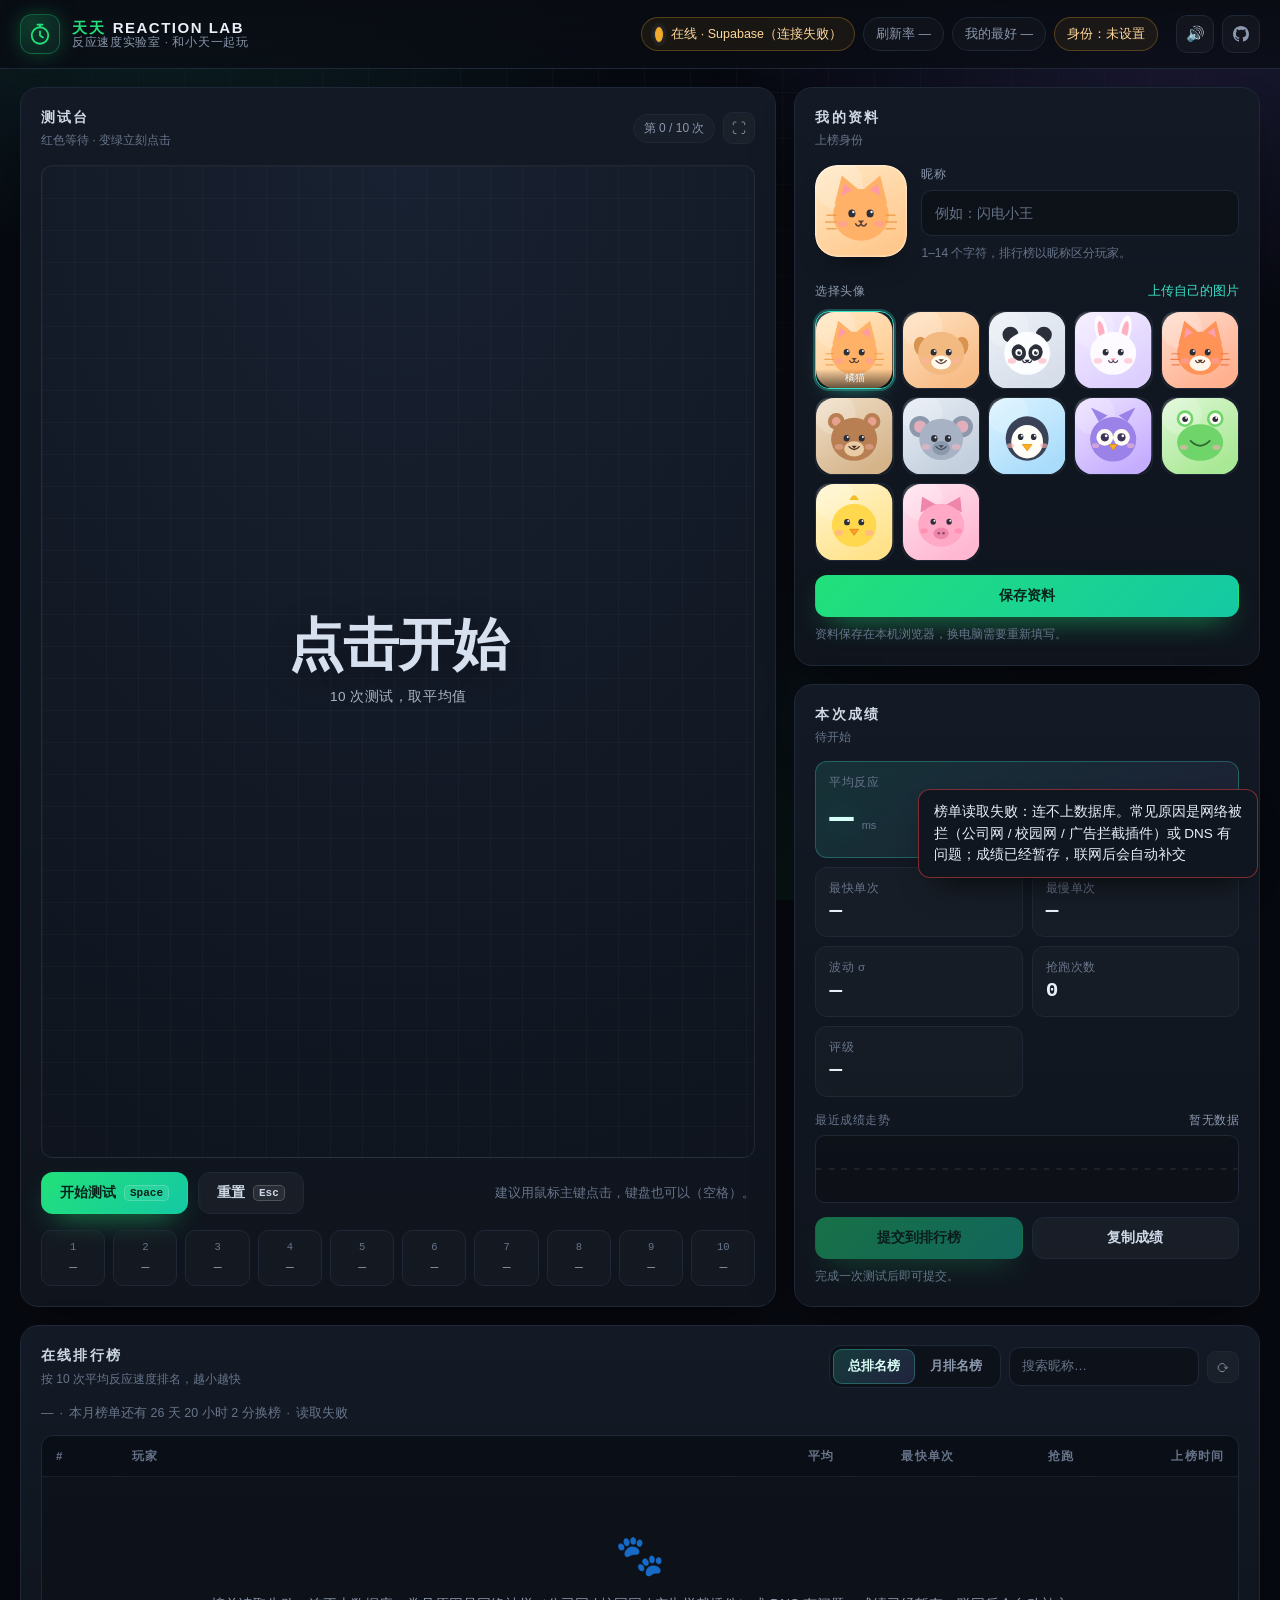
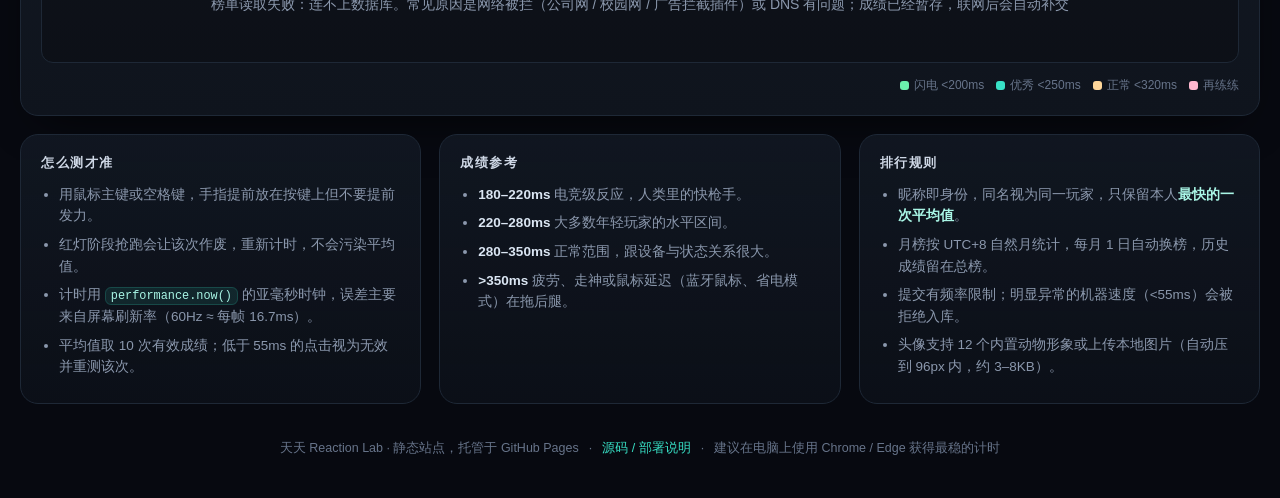
<file: index.html>
<!doctype html>
<html lang="zh-CN">
<head>
<meta charset="utf-8" />
<meta name="viewport" content="width=device-width, initial-scale=1" />
<title>天天 Reaction Lab · 反应速度测试与在线排行榜</title>
<meta name="description" content="屏幕变绿立刻点击，10 次取平均，毫秒计。总排行榜与月排行榜、自定义昵称与可爱动物头像，纯电脑端体验。" />
<meta name="color-scheme" content="dark" />
<meta name="theme-color" content="#080a0f" />
<meta property="og:type" content="website" />
<meta property="og:title" content="天天 Reaction Lab · 反应速度测试" />
<meta property="og:description" content="10 次点击取平均的毫秒级反应速度测试，附带总榜 / 月榜在线排行榜。" />
<link rel="icon" href="assets/favicon.svg" />
<link rel="stylesheet" href="assets/css/style.css" />
</head>
<body>
<div class="bg" aria-hidden="true"></div>

<header class="topbar">
  <div class="brand">
    <span class="brand-mark" aria-hidden="true">
      <svg viewBox="0 0 32 32" fill="none">
        <circle cx="16" cy="18" r="11" stroke="currentColor" stroke-width="2.4"/>
        <path d="M16 12.5V18l4 2.6" stroke="currentColor" stroke-width="2.4" stroke-linecap="round"/>
        <path d="M12.6 3.6h6.8" stroke="currentColor" stroke-width="2.4" stroke-linecap="round"/>
        <path d="M16 3.6v3" stroke="currentColor" stroke-width="2.4" stroke-linecap="round"/>
      </svg>
    </span>
    <span class="brand-text">
      <strong><i>天天</i> REACTION LAB</strong>
      <em>反应速度实验室 · 和小天一起玩</em>
    </span>
  </div>

  <div class="top-stats">
    <span class="chip" id="chipBackend" title="排行榜数据来源"><i class="dot"></i><span id="chipBackendText">载入中…</span></span>
    <span class="chip" id="chipRefresh" title="显示器刷新率决定计时颗粒度，越高的屏幕越精细">刷新率 —</span>
    <span class="chip" id="chipBest" title="自己最快的一次平均成绩">我的最好 —</span>
    <span class="chip" id="chipIdentity" title="排行榜中的身份由昵称决定，同名视为同一位玩家">身份：未设置</span>
  </div>

  <div class="top-actions">
    <button class="icon-btn" id="btnSound" type="button" title="提示音开关" aria-pressed="true">🔊</button>
    <a class="icon-btn" id="linkRepo" href="https://github.com/ArsTian7/reflex-lab" target="_blank" rel="noopener" title="GitHub 仓库">
      <svg viewBox="0 0 16 16" width="16" height="16" fill="currentColor" aria-hidden="true">
        <path d="M8 0C3.58 0 0 3.58 0 8c0 3.54 2.29 6.53 5.47 7.59.4.07.55-.17.55-.38 0-.19-.01-.82-.01-1.49-2.01.37-2.53-.49-2.69-.94-.09-.23-.48-.94-.82-1.13-.28-.15-.68-.52-.01-.53.63-.01 1.08.58 1.23.82.72 1.21 1.87.87 2.33.66.07-.52.28-.87.51-1.07-1.78-.2-3.64-.89-3.64-3.95 0-.87.31-1.59.82-2.15-.08-.2-.36-1.02.08-2.12 0 0 .67-.21 2.2.82a7.4 7.4 0 0 1 2-.27c.68 0 1.36.09 2 .27 1.53-1.04 2.2-.82 2.2-.82.44 1.1.16 1.92.08 2.12.51.56.82 1.27.82 2.15 0 3.07-1.87 3.75-3.65 3.95.29.25.54.73.54 1.48 0 1.07-.01 1.93-.01 2.2 0 .21.15.46.55.38A7.99 7.99 0 0 0 16 8c0-4.42-3.58-8-8-8Z"/>
      </svg>
    </a>
  </div>
</header>

<div class="banner" id="offlineBanner" hidden>
  <strong>排行榜处于「本地模式」</strong>
  <span>现在只有你自己的浏览器能看到成绩。填入 Supabase 或自建接口（30 秒改 2 行配置）即可变成全员共享的在线榜单。</span>
  <a href="https://github.com/ArsTian7/reflex-lab#3-开启在线排行榜" target="_blank" rel="noopener">查看开启方法 →</a>
</div>

<main class="layout">

  <!-- ============ 测试台 ============ -->
  <section class="panel panel-stage">
    <div class="panel-head">
      <h2>测试台<span class="sub">红色等待 · 变绿立刻点击</span></h2>
      <div class="head-tools">
        <span class="chip chip-sm" id="chipTrial">第 0 / 10 次</span>
        <button class="icon-btn icon-btn-sm" id="btnFullscreen" type="button" title="全屏测试台（Esc 退出）">⛶</button>
      </div>
    </div>

    <div class="stage" id="stage" tabindex="0" role="button" aria-live="polite" aria-label="反应测试区域，点击开始">
      <div class="stage-grid" aria-hidden="true"></div>
      <div class="stage-content">
        <div class="stage-hint" id="stageHint">点击开始</div>
        <div class="stage-sub" id="stageSub">10 次测试，取平均值</div>
      </div>
      <div class="stage-ripple" id="stageRipple" aria-hidden="true"></div>
      <div class="stage-tag" id="stageTag" hidden></div>
    </div>

    <div class="stage-actions">
      <button class="btn btn-primary" id="btnStart" type="button">开始测试 <kbd>Space</kbd></button>
      <button class="btn btn-ghost" id="btnReset" type="button">重置 <kbd>Esc</kbd></button>
      <span class="hint-inline" id="stageTip">建议用鼠标主键点击，键盘也可以（空格）。</span>
    </div>

    <ul class="trial-dots" id="trialDots" aria-label="单次成绩"></ul>
  </section>

  <!-- ============ 侧栏 ============ -->
  <aside class="side">
    <section class="panel">
      <div class="panel-head"><h2>我的资料<span class="sub">上榜身份</span></h2></div>

      <div class="profile-row">
        <div class="avatar-preview" id="avatarPreview" aria-hidden="true"></div>
        <div class="profile-fields">
          <label class="field">
            <span>昵称</span>
            <input id="nameInput" type="text" maxlength="14" placeholder="例如：闪电小王" autocomplete="off" spellcheck="false" />
          </label>
          <div class="field-note" id="nameNote">1–14 个字符，排行榜以昵称区分玩家。</div>
        </div>
      </div>

      <div class="avatar-head">
        <span>选择头像</span>
        <button class="link-btn" id="btnUpload" type="button">上传自己的图片</button>
      </div>
      <div class="avatar-grid" id="avatarGrid"></div>
      <input id="fileInput" type="file" accept="image/png,image/jpeg,image/webp,image/gif" hidden />

      <button class="btn btn-wide btn-primary" id="btnSaveProfile" type="button">保存资料</button>
      <div class="field-note" id="profileState">资料保存在本机浏览器，换电脑需要重新填写。</div>
    </section>

    <section class="panel">
      <div class="panel-head"><h2>本次成绩<span class="sub" id="runLabel">待开始</span></h2></div>
      <div class="stat-grid">
        <div class="stat stat-hero">
          <span class="stat-k">平均反应</span>
          <strong class="stat-v" id="statAvg">—</strong>
          <span class="stat-u">ms</span>
        </div>
        <div class="stat">
          <span class="stat-k">最快单次</span>
          <strong class="stat-v" id="statBest">—</strong>
        </div>
        <div class="stat">
          <span class="stat-k">最慢单次</span>
          <strong class="stat-v" id="statWorst">—</strong>
        </div>
        <div class="stat">
          <span class="stat-k">波动 σ</span>
          <strong class="stat-v" id="statSd">—</strong>
        </div>
        <div class="stat">
          <span class="stat-k">抢跑次数</span>
          <strong class="stat-v" id="statEarly">0</strong>
        </div>
        <div class="stat">
          <span class="stat-k">评级</span>
          <strong class="stat-v stat-grade" id="statGrade">—</strong>
        </div>
      </div>

      <div class="spark">
        <div class="spark-head"><span>最近成绩走势</span><em id="sparkMeta">暂无数据</em></div>
        <svg class="spark-svg" id="sparkline" viewBox="0 0 300 64" preserveAspectRatio="none" aria-hidden="true"></svg>
      </div>

      <div class="submit-row">
        <button class="btn btn-primary" id="btnSubmit" type="button" disabled>提交到排行榜</button>
        <button class="btn btn-ghost" id="btnShare" type="button">复制成绩</button>
      </div>
      <div class="field-note" id="submitState">完成一次测试后即可提交。</div>
    </section>
  </aside>

  <!-- ============ 排行榜 ============ -->
  <section class="panel panel-board">
    <div class="panel-head">
      <h2>在线排行榜<span class="sub" id="boardSub">按 10 次平均反应速度排名，越小越快</span></h2>
      <div class="head-tools">
        <div class="tabs" role="tablist">
          <button class="tab is-active" id="tabAll" role="tab" aria-selected="true" type="button">总排名榜</button>
          <button class="tab" id="tabMonth" role="tab" aria-selected="false" type="button">月排名榜</button>
        </div>
        <input class="search" id="boardSearch" type="search" placeholder="搜索昵称…" autocomplete="off" />
        <button class="icon-btn icon-btn-sm" id="btnRefresh" type="button" title="刷新榜单">⟳</button>
      </div>
    </div>

    <div class="board-meta">
      <span id="boardCount">—</span>
      <span class="sep">·</span>
      <span id="monthCountdown">—</span>
      <span class="sep">·</span>
      <span id="boardUpdated">—</span>
    </div>

    <div class="podium" id="podium" hidden></div>

    <div class="table-wrap">
      <table class="board">
        <thead>
          <tr>
            <th class="c-rank">#</th>
            <th class="c-player">玩家</th>
            <th class="c-num">平均</th>
            <th class="c-num">最快单次</th>
            <th class="c-num">抢跑</th>
            <th class="c-time">上榜时间</th>
          </tr>
        </thead>
        <tbody id="boardBody"></tbody>
      </table>
      <div class="empty" id="boardEmpty" hidden>
        <div class="empty-emoji">🐾</div>
        <p>榜单还空着，来当第一个上榜的人吧。</p>
      </div>
    </div>

    <div class="board-foot">
      <div class="my-ranks" id="myRanks"></div>
      <div class="legend">
        <span><i class="lg lg-great"></i>闪电 &lt;200ms</span>
        <span><i class="lg lg-good"></i>优秀 &lt;250ms</span>
        <span><i class="lg lg-mid"></i>正常 &lt;320ms</span>
        <span><i class="lg lg-slow"></i>再练练</span>
      </div>
    </div>
  </section>

  <!-- ============ 说明 ============ -->
  <section class="notes">
    <article class="note">
      <h3>怎么测才准</h3>
      <ul>
        <li>用鼠标主键或空格键，手指提前放在按键上但不要提前发力。</li>
        <li>红灯阶段抢跑会让该次作废，重新计时，不会污染平均值。</li>
        <li>计时用 <code>performance.now()</code> 的亚毫秒时钟，误差主要来自屏幕刷新率（60Hz ≈ 每帧 16.7ms）。</li>
        <li>平均值取 10 次有效成绩；低于 55ms 的点击视为无效并重测该次。</li>
      </ul>
    </article>
    <article class="note">
      <h3>成绩参考</h3>
      <ul>
        <li><b>180–220ms</b> 电竞级反应，人类里的快枪手。</li>
        <li><b>220–280ms</b> 大多数年轻玩家的水平区间。</li>
        <li><b>280–350ms</b> 正常范围，跟设备与状态关系很大。</li>
        <li><b>&gt;350ms</b> 疲劳、走神或鼠标延迟（蓝牙鼠标、省电模式）在拖后腿。</li>
      </ul>
    </article>
    <article class="note">
      <h3>排行规则</h3>
      <ul>
        <li>昵称即身份，同名视为同一玩家，只保留本人<strong>最快的一次平均值</strong>。</li>
        <li>月榜按 UTC+8 自然月统计，每月 1 日自动换榜，历史成绩留在总榜。</li>
        <li>提交有频率限制；明显异常的机器速度（&lt;55ms）会被拒绝入库。</li>
        <li>头像支持 12 个内置动物形象或上传本地图片（自动压到 96px 内，约 3–8KB）。</li>
      </ul>
    </article>
  </section>
</main>

<footer class="footer">
  <span>天天 Reaction Lab · 静态站点，托管于 GitHub Pages</span>
  <span class="sep">·</span>
  <a href="https://github.com/ArsTian7/reflex-lab" target="_blank" rel="noopener">源码 / 部署说明</a>
  <span class="sep">·</span>
  <span>建议在电脑上使用 Chrome / Edge 获得最稳的计时</span>
</footer>

<div class="mobile-block" id="mobileBlock">
  <div class="mb-card">
    <div class="mb-emoji">🖥️</div>
    <h3>请在电脑上打开</h3>
    <p>反应速度测试依赖鼠标与键盘的精确输入，这个页面只面向桌面端设计。请用电脑浏览器访问本页。</p>
    <button class="btn btn-ghost" id="btnIgnoreMobile" type="button">仍要继续</button>
  </div>
</div>

<div class="toasts" id="toasts" aria-live="polite"></div>

<script src="assets/js/config.js"></script>
<script src="assets/js/avatars.js"></script>
<script src="assets/js/store.js"></script>
<script src="assets/js/test.js"></script>
<script src="assets/js/leaderboard.js"></script>
<script src="assets/js/ui.js"></script>
<script src="assets/js/app.js"></script>
</body>
</html>
</file>
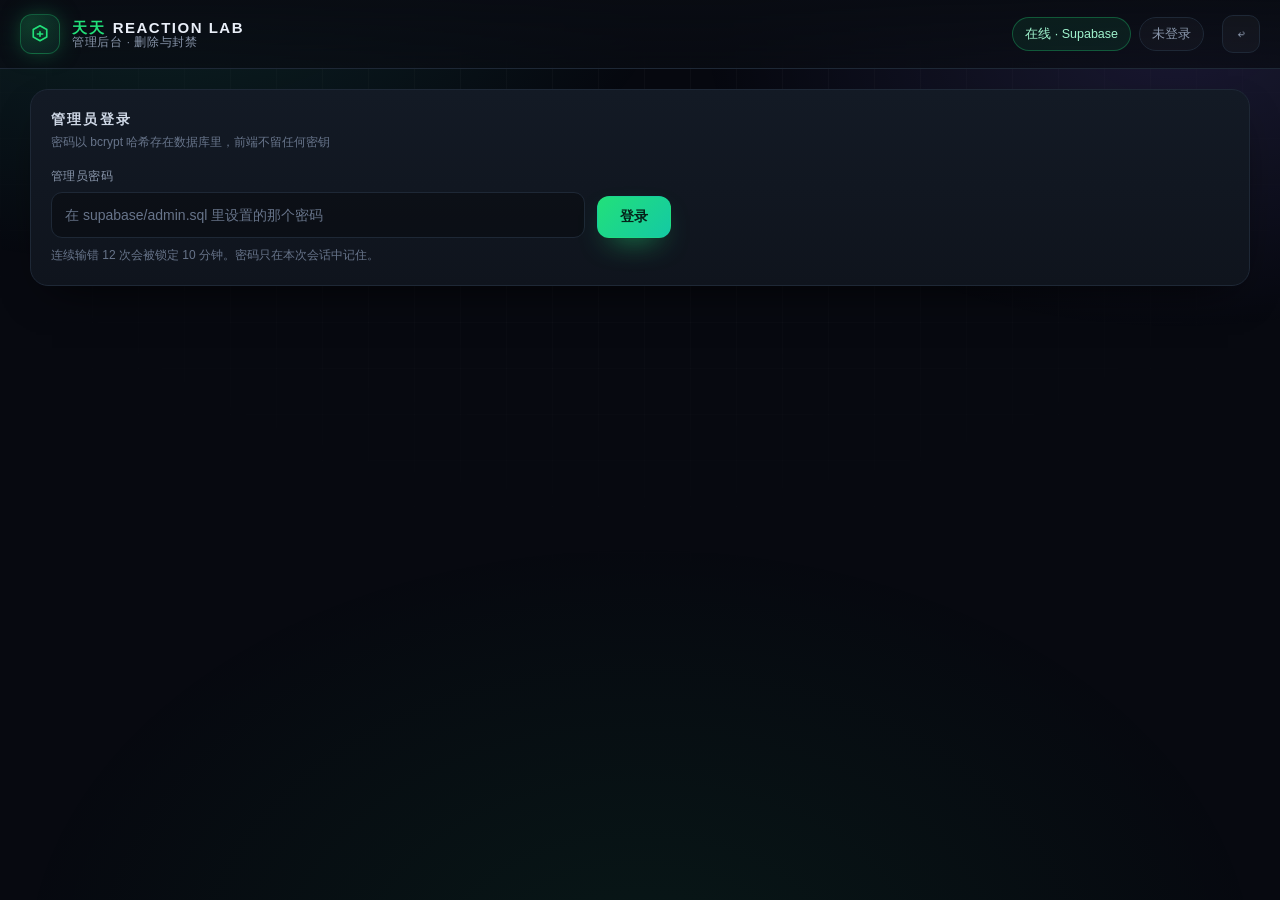
<file: admin.html>
<!doctype html>
<html lang="zh-CN">
<head>
<meta charset="utf-8" />
<meta name="viewport" content="width=device-width, initial-scale=1" />
<title>管理后台 · 天天 Reaction Lab</title>
<meta name="robots" content="noindex,nofollow" />
<meta name="color-scheme" content="dark" />
<link rel="icon" href="assets/favicon.svg" />
<link rel="stylesheet" href="assets/css/style.css" />
<link rel="stylesheet" href="assets/css/admin.css" />
</head>
<body>
<div class="bg" aria-hidden="true"></div>

<header class="topbar">
  <div class="brand">
    <span class="brand-mark" aria-hidden="true">
      <svg viewBox="0 0 32 32" fill="none">
        <path d="M16 5l9 5v10l-9 5-9-5V10l9-5z" stroke="currentColor" stroke-width="2.2" stroke-linejoin="round"/>
        <path d="M16 13v6M12.5 16h7" stroke="currentColor" stroke-width="2.2" stroke-linecap="round"/>
      </svg>
    </span>
    <span class="brand-text">
      <strong><i>天天</i> REACTION LAB</strong>
      <em>管理后台 · 删除与封禁</em>
    </span>
  </div>
  <div class="top-stats">
    <span class="chip" id="chipBackend">载入中…</span>
    <span class="chip" id="chipWho">未登录</span>
  </div>
  <div class="top-actions">
    <a class="icon-btn" href="index.html" title="返回站点">↩</a>
  </div>
</header>

<main class="admin-wrap">

  <section class="panel" id="loginPanel">
    <div class="panel-head">
      <h2>管理员登录<span class="sub">密码以 bcrypt 哈希存在数据库里，前端不留任何密钥</span></h2>
    </div>
    <div class="login-row">
      <label class="field">
        <span>管理员密码</span>
        <input id="pwd" type="password" autocomplete="current-password" placeholder="在 supabase/admin.sql 里设置的那个密码" />
      </label>
      <button class="btn btn-primary" id="btnLogin" type="button">登录</button>
    </div>
    <div class="field-note" id="loginNote">连续输错 12 次会被锁定 10 分钟。密码只在本次会话中记住。</div>
  </section>

  <div id="console" hidden>

    <section class="panel">
      <div class="panel-head">
        <h2>成绩管理<span class="sub" id="statLine">—</span></h2>
        <div class="head-tools">
          <input class="search" id="search" type="search" placeholder="搜索昵称 / 设备指纹…" autocomplete="off" />
          <button class="btn btn-ghost" id="btnReload" type="button">刷新</button>
          <button class="btn btn-ghost" id="btnLogout" type="button">退出</button>
        </div>
      </div>

      <div class="legend-bar">
        <span>封禁后该昵称与设备都无法再提交成绩；删除只影响已入库的成绩。</span>
      </div>

      <div class="table-wrap admin-table-wrap">
        <table class="board admin-table">
          <thead>
            <tr>
              <th class="c-id">ID</th>
              <th>玩家</th>
              <th class="c-num">平均</th>
              <th class="c-num">最快</th>
              <th class="c-num">抢跑</th>
              <th class="c-month">月份</th>
              <th class="c-dev">设备指纹</th>
              <th class="c-time">提交时间</th>
              <th class="c-act">操作</th>
            </tr>
          </thead>
          <tbody id="rows"></tbody>
        </table>
        <div class="empty" id="empty" hidden>
          <div class="empty-emoji">🗂️</div>
          <p>还没有任何成绩。</p>
        </div>
      </div>
    </section>

    <section class="panel">
      <div class="panel-head">
        <h2>黑名单<span class="sub">被封禁的昵称或设备无法再提交成绩</span></h2>
      </div>
      <div class="table-wrap admin-table-wrap">
        <table class="board admin-table">
          <thead>
            <tr>
              <th class="c-id">ID</th>
              <th>昵称</th>
              <th class="c-dev">设备指纹</th>
              <th>原因</th>
              <th class="c-time">时间</th>
              <th class="c-act">操作</th>
            </tr>
          </thead>
          <tbody id="bans"></tbody>
        </table>
        <div class="empty" id="banEmpty" hidden>
          <div class="empty-emoji">🕊️</div>
          <p>黑名单是空的。</p>
        </div>
      </div>
    </section>

    <section class="panel">
      <div class="panel-head">
        <h2>修改密码<span class="sub">改完立即生效，下次登录用新密码</span></h2>
      </div>
      <div class="pw-grid">
        <label class="field"><span>当前密码</span><input id="pwOld" type="password" autocomplete="current-password" /></label>
        <label class="field"><span>新密码（至少 6 位）</span><input id="pwNew" type="password" autocomplete="new-password" /></label>
        <label class="field"><span>确认新密码</span><input id="pwNew2" type="password" autocomplete="new-password" /></label>
      </div>
      <button class="btn btn-primary" id="btnChangePwd" type="button">修改密码</button>
      <div class="field-note" id="pwNote"></div>
    </section>
  </div>
</main>

<div class="toasts" id="toasts" aria-live="polite"></div>

<script src="assets/js/config.js"></script>
<script src="assets/js/avatars.js"></script>
<script src="assets/js/admin.js"></script>
</body>
</html>
</file>
<file: assets/css/style.css>
/* =====================================================================
 *  Reaction Lab · 样式
 *  暗色霓虹仪表盘风格，桌面优先（≥900px 体验最佳）
 * ===================================================================== */

:root {
  --bg: #070910;
  --bg-2: #0b0f17;
  --panel: #0f141d;
  --panel-2: #131a25;
  --line: #1e2836;
  --line-soft: rgba(255, 255, 255, .06);
  --text: #e9eef7;
  --dim: #8b98ad;
  --dim-2: #67748a;

  --green: #22e07a;
  --green-deep: #0fae6a;
  --red: #ef4444;
  --red-deep: #c81f2a;
  --amber: #f0a92a;
  --cyan: #38e1c6;
  --violet: #8b7bff;
  --pink: #ff7ba5;

  --radius: 18px;
  --radius-sm: 12px;
  --shadow: 0 18px 44px -22px rgba(0, 0, 0, .9);
  --mono: 'JetBrains Mono', 'SFMono-Regular', 'Cascadia Mono', Consolas, 'Liberation Mono', monospace;
  --sans: 'Inter', -apple-system, BlinkMacSystemFont, 'Segoe UI', 'PingFang SC', 'Hiragino Sans GB',
    'Microsoft YaHei', 'Noto Sans SC', sans-serif;
}

* { box-sizing: border-box; }

/* hidden 属性必须真的隐藏：否则 .banner / .podium 这类带 display 的元素会无视它 */
[hidden] { display: none !important; }

html, body { height: 100%; }

body {
  margin: 0;
  background: var(--bg);
  color: var(--text);
  font-family: var(--sans);
  font-size: 15px;
  line-height: 1.6;
  -webkit-font-smoothing: antialiased;
  overflow-x: hidden;
}

body.is-fs { overflow: hidden; }

/* 背景光晕 + 网格 */
.bg {
  position: fixed;
  inset: 0;
  z-index: 0;
  pointer-events: none;
  background:
    radial-gradient(760px 460px at 12% -6%, rgba(56, 225, 198, .13), transparent 70%),
    radial-gradient(680px 420px at 92% 4%, rgba(139, 123, 255, .14), transparent 70%),
    radial-gradient(900px 620px at 50% 108%, rgba(34, 224, 122, .07), transparent 70%);
}
.bg::after {
  content: '';
  position: absolute;
  inset: 0;
  background-image:
    linear-gradient(rgba(255, 255, 255, .028) 1px, transparent 1px),
    linear-gradient(90deg, rgba(255, 255, 255, .028) 1px, transparent 1px);
  background-size: 46px 46px;
  mask-image: radial-gradient(1000px 700px at 50% 0%, #000 20%, transparent 85%);
}

a { color: var(--cyan); text-decoration: none; }
a:hover { text-decoration: underline; }

code {
  font-family: var(--mono);
  font-size: .88em;
  background: rgba(56, 225, 198, .1);
  border: 1px solid rgba(56, 225, 198, .18);
  padding: 1px 5px;
  border-radius: 6px;
  color: #a9f6e6;
}

kbd {
  font-family: var(--mono);
  font-size: 11px;
  padding: 1px 5px;
  border-radius: 5px;
  border: 1px solid rgba(255, 255, 255, .18);
  background: rgba(255, 255, 255, .07);
  color: inherit;
}

.dim { color: var(--dim); }
.sep { color: var(--dim-2); margin: 0 6px; }

/* ================= 顶栏 ================= */
.topbar {
  position: relative;
  z-index: 3;
  display: flex;
  align-items: center;
  gap: 18px;
  padding: 16px 30px;
  border-bottom: 1px solid var(--line);
  background: linear-gradient(180deg, rgba(9, 12, 19, .96), rgba(9, 12, 19, .72));
  backdrop-filter: blur(14px);
}

.brand { display: flex; align-items: center; gap: 12px; }
.brand-mark {
  display: grid;
  place-items: center;
  width: 40px; height: 40px;
  border-radius: 12px;
  color: var(--green);
  background: radial-gradient(120% 120% at 30% 20%, rgba(34, 224, 122, .22), rgba(56, 225, 198, .06));
  border: 1px solid rgba(34, 224, 122, .3);
  box-shadow: 0 0 24px -6px rgba(34, 224, 122, .5);
}
.brand-mark svg { width: 24px; height: 24px; }
.brand-text { display: flex; flex-direction: column; line-height: 1.15; }
.brand-text strong { font-size: 15px; letter-spacing: .1em; }
.brand-text strong i { font-style: normal; color: var(--green); margin-right: 2px; }
.brand-text em { font-style: normal; font-size: 11.5px; color: var(--dim); letter-spacing: .06em; }

.top-stats { display: flex; gap: 8px; margin-left: auto; flex-wrap: wrap; }

.chip {
  display: inline-flex;
  align-items: center;
  gap: 7px;
  padding: 6px 12px;
  border-radius: 999px;
  border: 1px solid var(--line);
  background: rgba(255, 255, 255, .025);
  color: var(--dim);
  font-size: 12.5px;
  white-space: nowrap;
}
.chip .dot {
  width: 7px; height: 7px; border-radius: 50%;
  background: var(--dim-2);
  box-shadow: 0 0 0 3px rgba(255, 255, 255, .04);
}
.chip.is-online { color: #9ff3cd; border-color: rgba(34, 224, 122, .3); background: rgba(34, 224, 122, .08); }
.chip.is-online .dot { background: var(--green); box-shadow: 0 0 10px var(--green); animation: pulse-dot 2.4s infinite; }
.chip.is-local { color: #ffd79a; border-color: rgba(240, 169, 42, .28); background: rgba(240, 169, 42, .07); }
.chip.is-local .dot { background: var(--amber); }
.chip-sm { padding: 4px 10px; font-size: 12px; }

@keyframes pulse-dot {
  0%, 100% { opacity: 1; }
  50% { opacity: .35; }
}

.top-actions { display: flex; gap: 8px; }
.icon-btn {
  display: grid;
  place-items: center;
  width: 38px; height: 38px;
  border-radius: 11px;
  border: 1px solid var(--line);
  background: rgba(255, 255, 255, .03);
  color: var(--dim);
  font-size: 15px;
  cursor: pointer;
  transition: all .18s ease;
  text-decoration: none;
}
.icon-btn:hover { color: var(--text); border-color: rgba(56, 225, 198, .4); background: rgba(56, 225, 198, .08); text-decoration: none; }
.icon-btn-sm { width: 32px; height: 32px; border-radius: 9px; font-size: 14px; }
.icon-btn.spin { animation: spin .8s linear infinite; }
@keyframes spin { to { transform: rotate(360deg); } }

/* ================= 提示横幅 ================= */
.banner {
  position: relative;
  z-index: 2;
  display: flex;
  align-items: center;
  gap: 12px;
  flex-wrap: wrap;
  margin: 16px 30px 0;
  padding: 12px 16px;
  border-radius: var(--radius-sm);
  border: 1px solid rgba(240, 169, 42, .32);
  background: linear-gradient(90deg, rgba(240, 169, 42, .12), rgba(240, 169, 42, .03));
  color: #ffe0ae;
  font-size: 13.5px;
}
.banner strong { color: #ffcf7a; }
.banner a { color: #ffd79a; margin-left: auto; white-space: nowrap; }

/* ================= 栅格 ================= */
.layout {
  position: relative;
  z-index: 1;
  display: grid;
  gap: 18px;
  padding: 20px 30px 8px;
  max-width: 1560px;
  margin: 0 auto;
  grid-template-columns: minmax(0, 1.5fr) minmax(340px, .82fr);
  grid-template-areas:
    'stage side'
    'board board'
    'notes notes';
  align-items: start;
}
.panel-stage { grid-area: stage; align-self: stretch; display: flex; flex-direction: column; }
.side { grid-area: side; display: grid; gap: 18px; }
.panel-board { grid-area: board; }
.notes { grid-area: notes; }

.panel {
  border: 1px solid var(--line);
  border-radius: var(--radius);
  background: linear-gradient(180deg, var(--panel-2), var(--panel));
  box-shadow: var(--shadow);
  padding: 18px 20px 20px;
  min-width: 0;
}

.panel-head {
  display: flex;
  align-items: center;
  gap: 12px;
  margin-bottom: 14px;
  flex-wrap: wrap;
}
.panel-head h2 {
  margin: 0;
  font-size: 14px;
  letter-spacing: .16em;
  text-transform: uppercase;
  color: #cfd8e6;
  font-weight: 600;
}
.panel-head h2 .sub {
  display: block;
  margin-top: 3px;
  font-size: 12px;
  letter-spacing: 0;
  text-transform: none;
  color: var(--dim-2);
  font-weight: 400;
}
.head-tools { display: flex; align-items: center; gap: 8px; margin-left: auto; flex-wrap: wrap; }

/* ================= 测试台 ================= */
.stage {
  position: relative;
  flex: 1 1 auto;
  min-height: clamp(300px, 42vh, 420px);
  border-radius: var(--radius-sm);
  display: grid;
  place-items: center;
  overflow: hidden;
  cursor: pointer;
  user-select: none;
  outline: none;
  border: 1px solid rgba(255, 255, 255, .08);
  /* 变色必须瞬时完成，任何过渡都会污染计时 */
  transition: border-color .2s ease, box-shadow .2s ease;
  background: #111722;
}
.stage:focus-visible { box-shadow: 0 0 0 3px rgba(56, 225, 198, .35); }

.stage-grid {
  position: absolute;
  inset: 0;
  background-image:
    linear-gradient(rgba(255, 255, 255, .05) 1px, transparent 1px),
    linear-gradient(90deg, rgba(255, 255, 255, .05) 1px, transparent 1px);
  background-size: 32px 32px;
  opacity: .5;
  transition: opacity .18s ease;
}
.stage-content { position: relative; text-align: center; padding: 0 24px; }
.stage-hint {
  font-size: clamp(34px, 4.4vw, 62px);
  font-weight: 700;
  letter-spacing: -.02em;
  line-height: 1.1;
  text-shadow: 0 8px 30px rgba(0, 0, 0, .35);
}
.stage-sub {
  margin-top: 10px;
  font-size: 13.5px;
  letter-spacing: .04em;
  opacity: .78;
}
.stage-ripple {
  position: absolute;
  width: 40px; height: 40px;
  left: 50%; top: 50%;
  margin: -20px 0 0 -20px;
  border-radius: 50%;
  background: rgba(255, 255, 255, .45);
  opacity: 0;
  pointer-events: none;
}
.stage-ripple.fire { animation: ripple 620ms ease-out; }
@keyframes ripple {
  0% { opacity: .5; transform: scale(1); }
  100% { opacity: 0; transform: scale(22); }
}
.stage-tag {
  position: absolute;
  top: 14px; right: 16px;
  padding: 4px 11px;
  border-radius: 999px;
  font-size: 12px;
  background: rgba(255, 255, 255, .1);
  border: 1px solid rgba(255, 255, 255, .18);
}

.stage.state-idle { background: radial-gradient(120% 120% at 50% 0%, #182131, #0e131c); color: #d7e0ee; }

.stage.state-ready {
  background: linear-gradient(160deg, #f0524f, var(--red-deep));
  border-color: rgba(255, 255, 255, .22);
  color: #fff;
  animation: breathe 2.6s ease-in-out infinite;
}
.stage.state-ready .stage-grid { opacity: .18; }
@keyframes breathe {
  0%, 100% { box-shadow: 0 0 0 0 rgba(239, 68, 68, .35), inset 0 0 90px rgba(0, 0, 0, .18); }
  50% { box-shadow: 0 0 0 14px rgba(239, 68, 68, 0), inset 0 0 120px rgba(0, 0, 0, .26); }
}

.stage.state-go {
  background: linear-gradient(160deg, #2ff08a, var(--green-deep));
  border-color: rgba(255, 255, 255, .4);
  color: #05231a;
  box-shadow: 0 0 70px -12px rgba(34, 224, 122, .75);
}
.stage.state-go .stage-grid { opacity: 0; }

.stage.state-early,
.stage.state-invalid {
  background: linear-gradient(160deg, #f7bd4d, #d98a12);
  border-color: rgba(255, 255, 255, .3);
  color: #2a1c02;
}
.stage.state-early .stage-grid,
.stage.state-invalid .stage-grid { opacity: .22; }

.stage.state-trialDone {
  background: radial-gradient(120% 120% at 50% 0%, #14212a, #0d1319);
  border-color: rgba(56, 225, 198, .34);
  color: #d9fff5;
}
.stage.state-trialDone .stage-hint { font-family: var(--mono); color: var(--cyan); }

.stage.state-done {
  background: radial-gradient(120% 120% at 50% 0%, #1b1733, #100d1e);
  border-color: rgba(139, 123, 255, .4);
  color: #e7e2ff;
}
.stage.state-done .stage-grid { opacity: .22; }

.stage-actions {
  display: flex;
  align-items: center;
  gap: 10px;
  margin-top: 14px;
  flex-wrap: wrap;
}
.hint-inline { font-size: 12.5px; color: var(--dim-2); margin-left: auto; }

/* 按钮 */
.btn {
  display: inline-flex;
  align-items: center;
  justify-content: center;
  gap: 8px;
  padding: 11px 18px;
  border-radius: 12px;
  border: 1px solid transparent;
  font-family: inherit;
  font-size: 14px;
  font-weight: 600;
  cursor: pointer;
  transition: transform .14s ease, box-shadow .2s ease, background .2s ease, border-color .2s ease;
  white-space: nowrap;
}
.btn:disabled { opacity: .45; cursor: not-allowed; transform: none !important; }
.btn-primary {
  background: linear-gradient(135deg, var(--green), #14c9a4);
  color: #05231a;
  box-shadow: 0 12px 30px -14px rgba(34, 224, 122, .9);
}
.btn-primary:hover:not(:disabled) { transform: translateY(-1px); box-shadow: 0 16px 34px -12px rgba(34, 224, 122, .95); }
.btn-ghost {
  background: rgba(255, 255, 255, .04);
  border-color: var(--line);
  color: #cdd7e5;
}
.btn-ghost:hover:not(:disabled) { border-color: rgba(56, 225, 198, .42); background: rgba(56, 225, 198, .08); }
.btn-wide { width: 100%; margin-top: 14px; }

.link-btn {
  background: none;
  border: 0;
  color: var(--cyan);
  font: inherit;
  font-size: 12.5px;
  cursor: pointer;
  padding: 0;
}
.link-btn:hover { text-decoration: underline; }

/* 10 次成绩格子 */
.trial-dots {
  list-style: none;
  display: grid;
  grid-template-columns: repeat(10, 1fr);
  gap: 8px;
  margin: 16px 0 0;
  padding: 0;
}
.dot {
  position: relative;
  display: grid;
  gap: 2px;
  place-items: center;
  padding: 8px 4px 7px;
  border-radius: 10px;
  border: 1px solid var(--line);
  background: rgba(255, 255, 255, .02);
  transition: all .2s ease;
}
.dot-i { font-size: 10.5px; color: var(--dim-2); font-family: var(--mono); }
.dot-v { font-family: var(--mono); font-size: 13px; color: var(--dim); }
.dot.is-done { border-color: rgba(56, 225, 198, .35); background: rgba(56, 225, 198, .07); }
.dot.is-done .dot-v { color: var(--text); font-weight: 600; }
.dot.is-done.g-great { border-color: rgba(34, 224, 122, .5); background: rgba(34, 224, 122, .12); }
.dot.is-done.g-great .dot-v { color: #7cf5b4; }
.dot.is-done.g-good { border-color: rgba(56, 225, 198, .45); background: rgba(56, 225, 198, .1); }
.dot.is-done.g-good .dot-v { color: #a6f0e4; }
.dot.is-done.g-mid { border-color: rgba(240, 169, 42, .45); background: rgba(240, 169, 42, .1); }
.dot.is-done.g-mid .dot-v { color: #ffd79a; }
.dot.is-done.g-slow { border-color: rgba(255, 123, 165, .45); background: rgba(255, 123, 165, .1); }
.dot.is-done.g-slow .dot-v { color: #ffb7cf; }
.dot.is-current { border-color: rgba(255, 255, 255, .4); background: rgba(255, 255, 255, .06); animation: dotPulse 1.4s ease-in-out infinite; }
.dot.is-current .dot-i { color: var(--text); }
@keyframes dotPulse {
  0%, 100% { box-shadow: 0 0 0 0 rgba(255, 255, 255, .25); }
  50% { box-shadow: 0 0 0 5px rgba(255, 255, 255, 0); }
}

/* ================= 资料卡 ================= */
.profile-row { display: flex; gap: 14px; align-items: flex-start; }
.avatar-preview {
  width: 92px; height: 92px;
  flex: 0 0 92px;
  border-radius: 22px;
  overflow: hidden;
  box-shadow: 0 14px 30px -18px rgba(0, 0, 0, .95);
}
.avatar-preview svg, .avatar-preview img,
.av svg, .mini-av svg, .mini-av img, .pod-av svg, .pod-av img {
  display: block;
  width: 100%;
  height: 100%;
  object-fit: cover;
}
.profile-fields { flex: 1; min-width: 0; }

.field { display: block; }
.field > span { display: block; font-size: 12px; color: var(--dim); margin-bottom: 6px; letter-spacing: .04em; }
.field input, .search {
  width: 100%;
  padding: 11px 13px;
  border-radius: 11px;
  border: 1px solid var(--line);
  background: rgba(0, 0, 0, .3);
  color: var(--text);
  font: inherit;
  font-size: 14px;
  outline: none;
  transition: border-color .18s ease, box-shadow .18s ease;
}
.field input:focus, .search:focus { border-color: rgba(56, 225, 198, .55); box-shadow: 0 0 0 3px rgba(56, 225, 198, .13); }
.field input::placeholder, .search::placeholder { color: var(--dim-2); }
.field-note { margin-top: 8px; font-size: 12px; color: var(--dim-2); }
.field-note.state-ok { color: #93f0c6; }
.field-note.state-warn { color: #ffd79a; }
.field-note.state-error { color: #ff9d9d; }

.shake { animation: shake .5s ease; }
@keyframes shake {
  0%, 100% { transform: translateX(0); }
  20% { transform: translateX(-6px); }
  40% { transform: translateX(5px); }
  60% { transform: translateX(-3px); }
  80% { transform: translateX(2px); }
}

.avatar-head {
  display: flex;
  align-items: baseline;
  justify-content: space-between;
  margin: 18px 0 9px;
  font-size: 12px;
  color: var(--dim);
  letter-spacing: .04em;
}
.avatar-grid {
  display: grid;
  grid-template-columns: repeat(6, 1fr);
  gap: 8px;
}
.av {
  position: relative;
  padding: 0;
  border: 1px solid var(--line);
  border-radius: 14px;
  background: rgba(255, 255, 255, .02);
  cursor: pointer;
  overflow: hidden;
  transition: transform .16s ease, border-color .16s ease, box-shadow .16s ease;
  aspect-ratio: 1 / 1;
}
.av:hover { transform: translateY(-2px); border-color: rgba(255, 255, 255, .28); }
.av.is-active { border-color: var(--cyan); box-shadow: 0 0 0 2px rgba(56, 225, 198, .28), 0 10px 22px -14px rgba(56, 225, 198, .8); }
.av-name {
  position: absolute;
  left: 0; right: 0; bottom: 0;
  font-size: 10px;
  text-align: center;
  padding: 2px 0 3px;
  color: #eaf6ff;
  background: linear-gradient(180deg, transparent, rgba(0, 0, 0, .6));
  opacity: 0;
  transition: opacity .16s ease;
}
.av:hover .av-name, .av.is-active .av-name { opacity: 1; }

/* ================= 成绩统计 ================= */
.stat-grid {
  display: grid;
  grid-template-columns: 1fr 1fr;
  gap: 9px;
}
.stat {
  padding: 11px 13px;
  border-radius: var(--radius-sm);
  border: 1px solid var(--line);
  background: rgba(255, 255, 255, .02);
  min-width: 0;
}
.stat-k { display: block; font-size: 11.5px; color: var(--dim-2); letter-spacing: .04em; }
.stat-v {
  display: inline-block;
  font-family: var(--mono);
  font-size: 21px;
  font-weight: 600;
  color: var(--text);
  line-height: 1.35;
}
.stat-u { font-size: 11px; color: var(--dim-2); margin-left: 4px; }
.stat-hero {
  grid-column: span 2;
  background: linear-gradient(135deg, rgba(56, 225, 198, .12), rgba(139, 123, 255, .08));
  border-color: rgba(56, 225, 198, .3);
}
.stat-hero .stat-v { font-size: 40px; color: #d6fff8; text-shadow: 0 0 30px rgba(56, 225, 198, .4); }
.stat-grade.g-great { color: #7cf5b4; }
.stat-grade.g-good { color: #a6f0e4; }
.stat-grade.g-mid { color: #ffd79a; }
.stat-grade.g-slow { color: #ffb7cf; }

.spark { margin-top: 14px; }
.spark-head {
  display: flex;
  justify-content: space-between;
  align-items: baseline;
  font-size: 11.5px;
  color: var(--dim-2);
  letter-spacing: .04em;
  margin-bottom: 6px;
}
.spark-head em { font-style: normal; color: var(--dim); }
.spark-svg {
  width: 100%;
  height: 68px;
  display: block;
  border-radius: 10px;
  border: 1px solid var(--line);
  background: rgba(0, 0, 0, .22);
}
.spark-txt { font-size: 9px; fill: rgba(255, 255, 255, .42); font-family: var(--mono); }

.submit-row { display: flex; gap: 9px; margin-top: 14px; }
.submit-row .btn { flex: 1; }

/* ================= 排行榜 ================= */
.tabs {
  display: inline-flex;
  padding: 3px;
  border-radius: 12px;
  border: 1px solid var(--line);
  background: rgba(0, 0, 0, .3);
}
.tab {
  padding: 7px 15px;
  border: 0;
  border-radius: 9px;
  background: none;
  color: var(--dim);
  font: inherit;
  font-size: 13px;
  font-weight: 600;
  cursor: pointer;
  transition: all .18s ease;
}
.tab:hover { color: var(--text); }
.tab.is-active {
  background: linear-gradient(135deg, rgba(56, 225, 198, .2), rgba(139, 123, 255, .16));
  color: #d9fff7;
  box-shadow: inset 0 0 0 1px rgba(56, 225, 198, .3);
}
.search { width: 190px; padding: 8px 12px; font-size: 13px; }

.board-meta {
  display: flex;
  align-items: center;
  flex-wrap: wrap;
  font-size: 12.5px;
  color: var(--dim-2);
  margin-bottom: 12px;
}

/* 领奖台 */
.podium {
  display: grid;
  grid-template-columns: repeat(3, 1fr);
  gap: 12px;
  margin-bottom: 16px;
}
.pod {
  position: relative;
  display: grid;
  justify-items: center;
  gap: 6px;
  padding: 16px 12px 0;
  border-radius: var(--radius-sm);
  border: 1px solid var(--line);
  background: linear-gradient(180deg, rgba(255, 255, 255, .05), rgba(255, 255, 255, .01));
  overflow: hidden;
}
.pod-av { position: relative; width: 62px; height: 62px; border-radius: 50%; }
.pod-medal { position: absolute; right: -6px; bottom: -4px; font-size: 20px; }
.pod-name { font-size: 14px; font-weight: 600; max-width: 100%; overflow: hidden; text-overflow: ellipsis; white-space: nowrap; }
.pod-ms { font-family: var(--mono); font-size: 20px; font-weight: 700; }
.pod-ms span { font-size: 11px; color: var(--dim-2); margin-left: 3px; }
.pod-bar { width: 100%; height: 6px; border-radius: 6px 6px 0 0; margin-top: 8px; }
.pod.gold { border-color: rgba(255, 208, 92, .45); background: linear-gradient(180deg, rgba(255, 208, 92, .12), rgba(255, 208, 92, .01)); }
.pod.gold .pod-ms, .pod.gold .pod-name { color: #ffe6a8; }
.pod.gold .pod-bar { background: linear-gradient(90deg, rgba(255, 208, 92, .3), #ffd05c, rgba(255, 208, 92, .3)); height: 8px; }
.pod.silver { border-color: rgba(198, 212, 230, .35); }
.pod.silver .pod-ms { color: #dbe6f3; }
.pod.silver .pod-bar { background: linear-gradient(90deg, rgba(198, 212, 230, .2), #c6d4e6, rgba(198, 212, 230, .2)); }
.pod.bronze { border-color: rgba(214, 150, 100, .38); }
.pod.bronze .pod-ms { color: #f0c19b; }
.pod.bronze .pod-bar { background: linear-gradient(90deg, rgba(214, 150, 100, .2), #d69664, rgba(214, 150, 100, .2)); }

/* 表格 */
.table-wrap {
  position: relative;
  border: 1px solid var(--line);
  border-radius: var(--radius-sm);
  overflow: hidden;
  background: rgba(0, 0, 0, .22);
  max-height: 560px;
  overflow-y: auto;
}
table.board { width: 100%; border-collapse: collapse; }
table.board thead th {
  position: sticky;
  top: 0;
  z-index: 1;
  padding: 11px 14px;
  text-align: left;
  font-size: 11.5px;
  letter-spacing: .1em;
  text-transform: uppercase;
  color: var(--dim-2);
  background: rgba(11, 15, 23, .96);
  backdrop-filter: blur(8px);
  border-bottom: 1px solid var(--line);
  white-space: nowrap;
}
table.board td {
  padding: 11px 14px;
  border-bottom: 1px solid rgba(255, 255, 255, .045);
  font-size: 14px;
  vertical-align: middle;
}
table.board tbody tr:hover { background: rgba(255, 255, 255, .028); }
table.board tbody tr.is-me {
  background: linear-gradient(90deg, rgba(56, 225, 198, .13), rgba(56, 225, 198, .02));
  box-shadow: inset 3px 0 0 var(--cyan);
}
.c-rank { width: 76px; }
.c-num { width: 120px; }
.c-time { width: 150px; color: var(--dim-2); font-size: 12.5px; }
.c-num, .c-time { text-align: right; }
table.board thead th.c-num, table.board thead th.c-time { text-align: right; }

.rank {
  display: inline-grid;
  place-items: center;
  min-width: 30px;
  height: 26px;
  padding: 0 8px;
  border-radius: 8px;
  font-family: var(--mono);
  font-size: 13px;
  color: var(--dim);
  background: rgba(255, 255, 255, .05);
  border: 1px solid var(--line);
}
.rank-1 { color: #2a1c00; background: linear-gradient(135deg, #ffe08a, #ffc83d); border-color: transparent; font-weight: 700; }
.rank-2 { color: #1b2230; background: linear-gradient(135deg, #e6eef8, #b9c8da); border-color: transparent; font-weight: 700; }
.rank-3 { color: #2c1607; background: linear-gradient(135deg, #f0c297, #d69664); border-color: transparent; font-weight: 700; }

.pl { display: flex; align-items: center; gap: 10px; min-width: 0; }
.mini-av { border-radius: 9px; overflow: hidden; flex: 0 0 auto; }
.pl-name { font-weight: 600; overflow: hidden; text-overflow: ellipsis; white-space: nowrap; }
.you {
  display: inline-block;
  margin-left: 7px;
  padding: 1px 6px;
  border-radius: 6px;
  font-size: 10.5px;
  font-style: normal;
  color: #05231a;
  background: var(--cyan);
  font-weight: 700;
}
.ms { font-family: var(--mono); font-size: 16px; }
.ms.g-great { color: #6bf0ac; }
.ms.g-good { color: #9cecdf; }
.ms.g-mid { color: #ffd79a; }
.ms.g-slow { color: #ffb7cf; }
.unit { font-size: 11px; color: var(--dim-2); margin-left: 3px; }
.warn { color: #ffc76b; }

tr.sk td { padding: 12px 14px; }
.sk-bar {
  display: block;
  height: 14px;
  border-radius: 7px;
  background: linear-gradient(90deg, rgba(255, 255, 255, .05), rgba(255, 255, 255, .1), rgba(255, 255, 255, .05));
  background-size: 220% 100%;
  animation: shimmer 1.25s linear infinite;
}
@keyframes shimmer { to { background-position: -220% 0; } }

.empty { padding: 46px 20px; text-align: center; color: var(--dim); }
.empty-emoji { font-size: 40px; margin-bottom: 6px; }
.empty p { margin: 0; font-size: 14px; }

.board-foot {
  display: flex;
  align-items: center;
  gap: 14px;
  flex-wrap: wrap;
  margin-top: 13px;
  font-size: 12.5px;
  color: var(--dim);
}
.my-ranks b { color: #d9fff7; font-family: var(--mono); }
.legend { display: flex; gap: 12px; flex-wrap: wrap; margin-left: auto; color: var(--dim-2); font-size: 12px; }
.legend span { display: inline-flex; align-items: center; gap: 5px; }
.lg { width: 9px; height: 9px; border-radius: 3px; display: inline-block; }
.lg-great { background: #6bf0ac; }
.lg-good { background: #38e1c6; }
.lg-mid { background: #ffd79a; }
.lg-slow { background: #ffb7cf; }

/* ================= 说明区 ================= */
.notes {
  display: grid;
  grid-template-columns: repeat(3, 1fr);
  gap: 18px;
}
.note {
  padding: 18px 20px;
  border: 1px solid var(--line);
  border-radius: var(--radius);
  background: linear-gradient(180deg, rgba(19, 26, 37, .8), rgba(15, 20, 29, .6));
}
.note h3 {
  margin: 0 0 10px;
  font-size: 13px;
  letter-spacing: .12em;
  text-transform: uppercase;
  color: #cfd8e6;
}
.note ul { margin: 0; padding-left: 18px; color: var(--dim); font-size: 13.5px; }
.note li { margin-bottom: 7px; }
.note b { color: #dbe6f3; }
.note strong { color: #a9f6e6; }

/* ================= 页脚 ================= */
.footer {
  position: relative;
  z-index: 1;
  display: flex;
  align-items: center;
  justify-content: center;
  gap: 4px;
  flex-wrap: wrap;
  padding: 26px 30px 40px;
  color: var(--dim-2);
  font-size: 12.5px;
}

/* ================= 提示条 ================= */
.toasts {
  position: fixed;
  right: 22px;
  bottom: 22px;
  z-index: 40;
  display: grid;
  gap: 8px;
  justify-items: end;
  pointer-events: none;
}
.toast {
  max-width: 340px;
  padding: 11px 15px;
  border-radius: 12px;
  border: 1px solid var(--line);
  background: rgba(16, 22, 32, .96);
  color: var(--text);
  font-size: 13.5px;
  box-shadow: 0 16px 34px -18px rgba(0, 0, 0, .95);
  opacity: 0;
  transform: translateY(8px);
  transition: opacity .28s ease, transform .28s ease;
}
.toast.in { opacity: 1; transform: translateY(0); }
.toast-ok { border-color: rgba(34, 224, 122, .4); box-shadow: 0 16px 34px -18px rgba(34, 224, 122, .5); }
.toast-warn { border-color: rgba(240, 169, 42, .45); }
.toast-error { border-color: rgba(239, 68, 68, .5); }

/* ================= 全屏 ================= */
body.is-fs .stage { height: 100vh; border-radius: 0; border: 0; }
body.is-fs .stage-hint { font-size: 8vh; }
body.is-fs .stage-sub { font-size: 2.2vh; }

/* ================= 窄屏挡板 ================= */
.mobile-block {
  position: fixed;
  inset: 0;
  z-index: 60;
  display: none;
  place-items: center;
  padding: 24px;
  background: rgba(5, 7, 12, .92);
  backdrop-filter: blur(8px);
}
.mobile-block.show { display: grid; }
.mb-card {
  max-width: 420px;
  text-align: center;
  padding: 30px 26px;
  border-radius: 20px;
  border: 1px solid var(--line);
  background: linear-gradient(180deg, var(--panel-2), var(--panel));
}
.mb-emoji { font-size: 44px; }
.mb-card h3 { margin: 8px 0; font-size: 19px; }
.mb-card p { margin: 0 0 18px; color: var(--dim); font-size: 13.5px; }

/* ================= 滚动条 ================= */
::-webkit-scrollbar { width: 10px; height: 10px; }
::-webkit-scrollbar-track { background: rgba(0, 0, 0, .25); }
::-webkit-scrollbar-thumb {
  background: linear-gradient(180deg, rgba(56, 225, 198, .4), rgba(139, 123, 255, .4));
  border-radius: 8px;
  border: 2px solid transparent;
  background-clip: content-box;
}
::-webkit-scrollbar-thumb:hover { background: linear-gradient(180deg, rgba(56, 225, 198, .7), rgba(139, 123, 255, .7)); background-clip: content-box; }

/* ================= 响应式微调（仍以桌面为主） ================= */
@media (max-width: 1280px) {
  .layout { grid-template-columns: minmax(0, 1.3fr) minmax(320px, .8fr); padding: 18px 20px 8px; }
  .topbar { padding: 14px 20px; }
  .banner { margin: 14px 20px 0; }
  .avatar-grid { grid-template-columns: repeat(5, 1fr); }
}
@media (max-width: 1080px) {
  .layout { grid-template-columns: 1fr; grid-template-areas: 'stage' 'side' 'board' 'notes'; }
  .notes { grid-template-columns: 1fr; }
  .side { grid-template-columns: 1fr 1fr; }
}
@media (prefers-reduced-motion: reduce) {
  * { animation-duration: .001ms !important; animation-iteration-count: 1 !important; transition-duration: .001ms !important; }
}
</file>
<file: assets/css/admin.css>
/* =====================================================================
 *  管理后台专用样式（复用 style.css 的变量与面板）
 * ===================================================================== */

.admin-wrap {
  position: relative;
  z-index: 1;
  display: grid;
  gap: 18px;
  max-width: 1560px;
  margin: 0 auto;
  padding: 20px 30px 40px;
}

#console { display: grid; gap: 18px; }

.login-row {
  display: flex;
  align-items: flex-end;
  gap: 12px;
  max-width: 620px;
}
.login-row .field { flex: 1; }
.login-row .btn { padding: 11px 22px; }

.legend-bar {
  margin-bottom: 12px;
  padding: 9px 13px;
  border-radius: 10px;
  border: 1px solid var(--line);
  background: rgba(255, 255, 255, .02);
  color: var(--dim-2);
  font-size: 12.5px;
}

.admin-table-wrap { max-height: 620px; }

.admin-table td { font-size: 13.5px; }
.admin-table .c-id   { width: 64px; }
.admin-table .c-month{ width: 92px; }
.admin-table .c-dev  { width: 150px; }
.admin-table .c-act  { width: 230px; text-align: right; }
.admin-table thead th.c-act { text-align: right; }

.admin-table .mono {
  font-family: var(--mono);
  font-size: 12.5px;
  color: var(--dim);
}
.admin-table tr.is-banned { background: rgba(239, 68, 68, .07); }

.row-actions { display: inline-flex; gap: 6px; justify-content: flex-end; flex-wrap: wrap; }
.mini-btn {
  padding: 5px 10px;
  border-radius: 8px;
  border: 1px solid var(--line);
  background: rgba(255, 255, 255, .03);
  color: #cdd7e5;
  font: inherit;
  font-size: 12.5px;
  cursor: pointer;
  transition: all .16s ease;
  white-space: nowrap;
}
.mini-btn:hover { border-color: rgba(56, 225, 198, .45); background: rgba(56, 225, 198, .1); }
.mini-btn.danger { color: #ffc2c2; border-color: rgba(239, 68, 68, .35); }
.mini-btn.danger:hover { background: rgba(239, 68, 68, .16); border-color: rgba(239, 68, 68, .6); }
.mini-btn.warn { color: #ffdca8; border-color: rgba(240, 169, 42, .35); }
.mini-btn.warn:hover { background: rgba(240, 169, 42, .16); border-color: rgba(240, 169, 42, .6); }

.pw-grid {
  display: grid;
  grid-template-columns: repeat(3, minmax(0, 1fr));
  gap: 12px;
  max-width: 900px;
  margin-bottom: 14px;
}

.locked-note {
  padding: 12px 14px;
  border-radius: 10px;
  border: 1px solid rgba(240, 169, 42, .35);
  background: rgba(240, 169, 42, .08);
  color: #ffdca8;
  font-size: 13px;
}

@media (max-width: 1080px) {
  .pw-grid { grid-template-columns: 1fr; }
  .admin-wrap { padding: 16px 18px 32px; }
}
</file>
